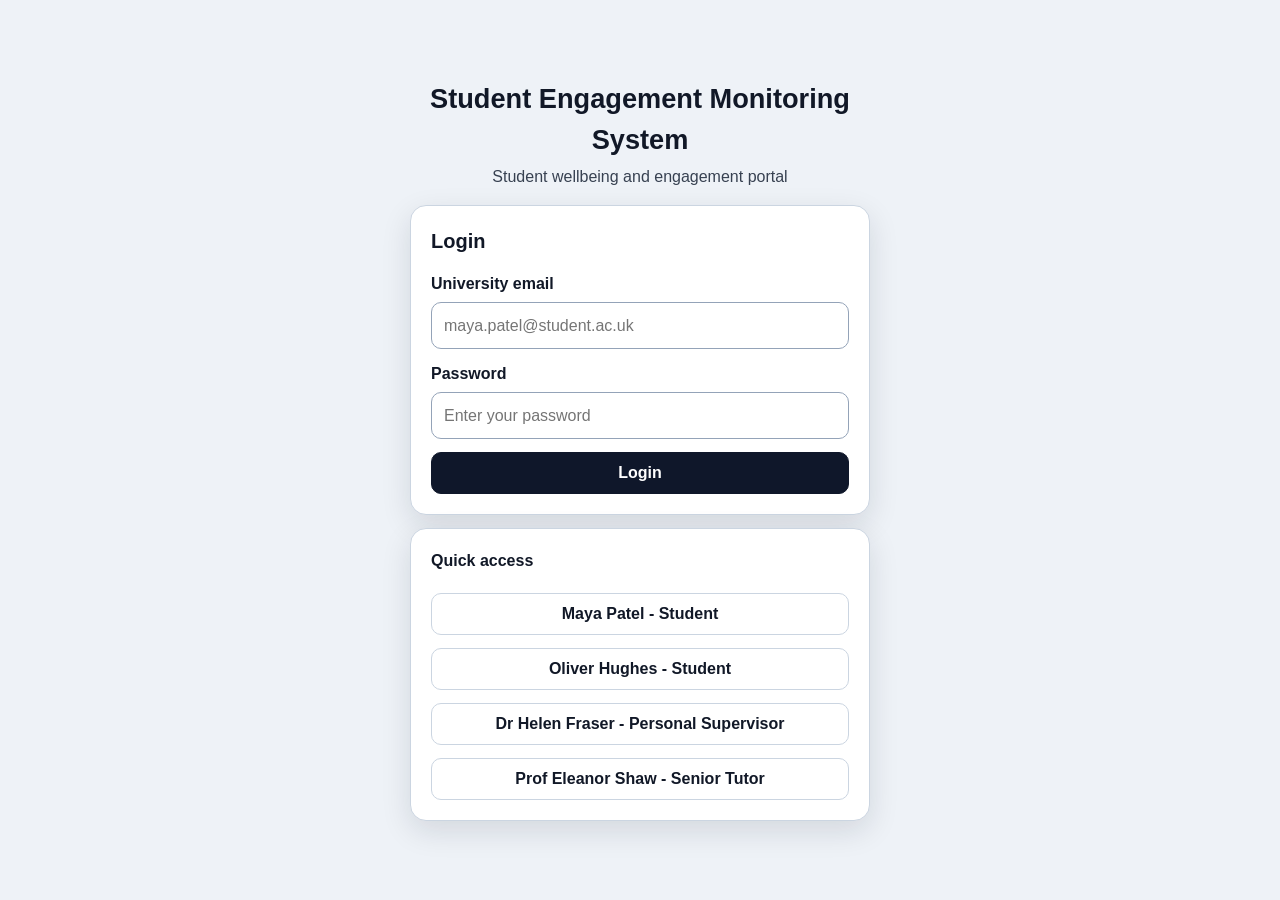
<file: ui-ux/index.html>
<!doctype html>
<html lang="en">
<head>
  <meta charset="UTF-8" />
  <meta name="viewport" content="width=device-width, initial-scale=1.0" />
  <title>Student Engagement Monitoring System</title>
  <link rel="stylesheet" href="styles.css" />
</head>
<body>
  <div id="app"></div>
  <script src="script.js"></script>
</body>
</html>
</file>
<file: ui-ux/styles.css>
:root {
  --bg: #eef2f7;
  --card: #ffffff;
  --text: #111827;
  --muted: #374151;
  --border: #cbd5e1;
  --primary: #0f172a;
  --primary-hover: #1e293b;
  --primary-soft: #e0e7ff;

  --success: #166534;
  --success-bg: #dcfce7;

  --warning: #92400e;
  --warning-bg: #fef3c7;

  --danger: #991b1b;
  --danger-bg: #fee2e2;

  --info: #3730a3;
  --info-bg: #e0e7ff;

  --radius: 16px;
  --shadow: 0 10px 30px rgba(15, 23, 42, 0.12);
}

* {
  box-sizing: border-box;
}

body {
  margin: 0;
  background: var(--bg);
  color: var(--text);
  font-family: Arial, Helvetica, sans-serif;
  line-height: 1.5;
}

h1,
h2,
h3,
p {
  margin-top: 0;
}

h1 {
  font-size: 1.7rem;
  margin-bottom: 0.25rem;
  color: var(--text);
}

h2 {
  font-size: 1.25rem;
  margin-bottom: 1rem;
  color: var(--text);
}

h3 {
  font-size: 1rem;
  margin-bottom: 0.5rem;
  color: var(--text);
}

button,
input,
select,
textarea {
  font: inherit;
}

button {
  cursor: pointer;
}

.container {
  width: min(1120px, calc(100% - 2rem));
  margin: 0 auto;
}

.header {
  background: var(--card);
  border-bottom: 1px solid var(--border);
}

.header-inner {
  min-height: 82px;
  display: flex;
  align-items: center;
  justify-content: space-between;
  gap: 1rem;
}

.main {
  padding: 2rem 0;
}

.login-screen {
  min-height: 100vh;
  display: grid;
  place-items: center;
  padding: 1.5rem;
}

.login-card {
  width: min(460px, 100%);
}

.card {
  background: var(--card);
  border: 1px solid var(--border);
  border-radius: var(--radius);
  box-shadow: var(--shadow);
  padding: 1.25rem;
}

.grid {
  display: grid;
  gap: 1rem;
}

.grid-2 {
  grid-template-columns: repeat(2, minmax(0, 1fr));
}

.grid-3 {
  grid-template-columns: repeat(3, minmax(0, 1fr));
}

.grid-4 {
  grid-template-columns: repeat(4, minmax(0, 1fr));
}

.stack > * + * {
  margin-top: 0.8rem;
}

.row {
  display: flex;
  align-items: center;
  justify-content: space-between;
  gap: 0.75rem;
  flex-wrap: wrap;
}

.btn {
  display: inline-flex;
  align-items: center;
  justify-content: center;
  min-height: 40px;
  border: 1px solid var(--border);
  border-radius: 10px;
  background: #ffffff;
  color: var(--text);
  padding: 0.5rem 0.9rem;
  text-decoration: none;
  font-weight: 600;
}

.btn:hover {
  background: #e5e7eb;
}

.btn-primary {
  background: var(--primary);
  color: #ffffff;
  border-color: var(--primary);
}

.btn-primary:hover {
  background: var(--primary-hover);
}

.btn-full {
  width: 100%;
}

.btn-small {
  min-height: 32px;
  padding: 0.3rem 0.65rem;
  font-size: 0.9rem;
}

label {
  display: block;
  font-weight: 700;
  margin-bottom: 0.4rem;
  color: var(--text);
}

input,
select,
textarea {
  width: 100%;
  border: 1px solid #94a3b8;
  border-radius: 10px;
  padding: 0.65rem 0.75rem;
  background: #ffffff;
  color: var(--text);
}

input:focus,
select:focus,
textarea:focus,
button:focus {
  outline: 3px solid #93c5fd;
  outline-offset: 2px;
  border-color: #2563eb;
}

input[type="range"] {
  padding: 0;
  height: 12px;
  border: none;
  border-radius: 999px;
  appearance: none;
  -webkit-appearance: none;
  background: #e5e7eb;
}

input[type="range"]::-webkit-slider-runnable-track {
  height: 12px;
  border-radius: 999px;
  background: transparent;
}

input[type="range"]::-webkit-slider-thumb {
  appearance: none;
  -webkit-appearance: none;
  width: 22px;
  height: 22px;
  margin-top: -5px;
  border-radius: 50%;
  background: #ffffff;
  border: 3px solid var(--primary);
  box-shadow: 0 2px 8px rgba(15, 23, 42, 0.25);
}

input[type="range"]::-moz-range-track {
  height: 12px;
  border-radius: 999px;
  background: transparent;
}

input[type="range"]::-moz-range-thumb {
  width: 22px;
  height: 22px;
  border-radius: 50%;
  background: #ffffff;
  border: 3px solid var(--primary);
  box-shadow: 0 2px 8px rgba(15, 23, 42, 0.25);
}

textarea {
  min-height: 90px;
  resize: vertical;
}

.checkbox {
  display: flex;
  align-items: center;
  gap: 0.5rem;
  font-weight: 400;
}

.checkbox input {
  width: auto;
}

.muted {
  color: var(--muted);
}

.small {
  font-size: 0.9rem;
}

.center {
  text-align: center;
}

.hidden {
  display: none;
}

.stat {
  text-align: center;
  padding: 1rem;
}

.stat strong {
  display: block;
  font-size: 2rem;
  line-height: 1.1;
  color: var(--text);
}

.badge {
  display: inline-flex;
  align-items: center;
  border-radius: 999px;
  padding: 0.25rem 0.65rem;
  font-size: 0.82rem;
  font-weight: 700;
  background: #e5e7eb;
  color: var(--text);
}

.badge.low {
  background: var(--danger-bg);
  color: var(--danger);
  border: 1px solid #fca5a5;
}

.badge.medium {
  background: var(--warning-bg);
  color: var(--warning);
  border: 1px solid #fbbf24;
}

.badge.good {
  background: var(--success-bg);
  color: var(--success);
  border: 1px solid #86efac;
}

.badge.info {
  background: var(--info-bg);
  color: var(--info);
  border: 1px solid #a5b4fc;
}

.student-card {
  display: grid;
  grid-template-columns: 1fr auto;
  gap: 1rem;
  align-items: start;
  border: 1px solid var(--border);
  border-radius: 14px;
  padding: 1rem;
  background: #ffffff;
}

.table-wrap {
  overflow-x: auto;
}

table {
  width: 100%;
  border-collapse: collapse;
}

th,
td {
  text-align: left;
  padding: 0.8rem;
  border-bottom: 1px solid var(--border);
  vertical-align: top;
}

th {
  color: var(--text);
  background: #f1f5f9;
  font-size: 0.85rem;
}

tr:hover {
  background: #f8fafc;
}

.alert {
  border-radius: 14px;
  padding: 1rem;
  border: 1px solid #f59e0b;
  background: #fffbeb;
  color: #78350f;
}

.alert.info-alert {
  border-color: #818cf8;
  background: #eef2ff;
  color: #312e81;
}

.error {
  border: 1px solid #fca5a5;
  background: #fef2f2;
  color: var(--danger);
  border-radius: 10px;
  padding: 0.65rem;
}

.success-message {
  border: 1px solid #86efac;
  background: #f0fdf4;
  color: var(--success);
  border-radius: 10px;
  padding: 0.65rem;
  font-weight: 600;
}

@media (max-width: 760px) {
  .grid-2,
  .grid-3,
  .grid-4 {
    grid-template-columns: 1fr;
  }

  .header-inner {
    align-items: flex-start;
    flex-direction: column;
    padding: 1rem 0;
  }

  .student-card {
    grid-template-columns: 1fr;
  }
}
</file>
